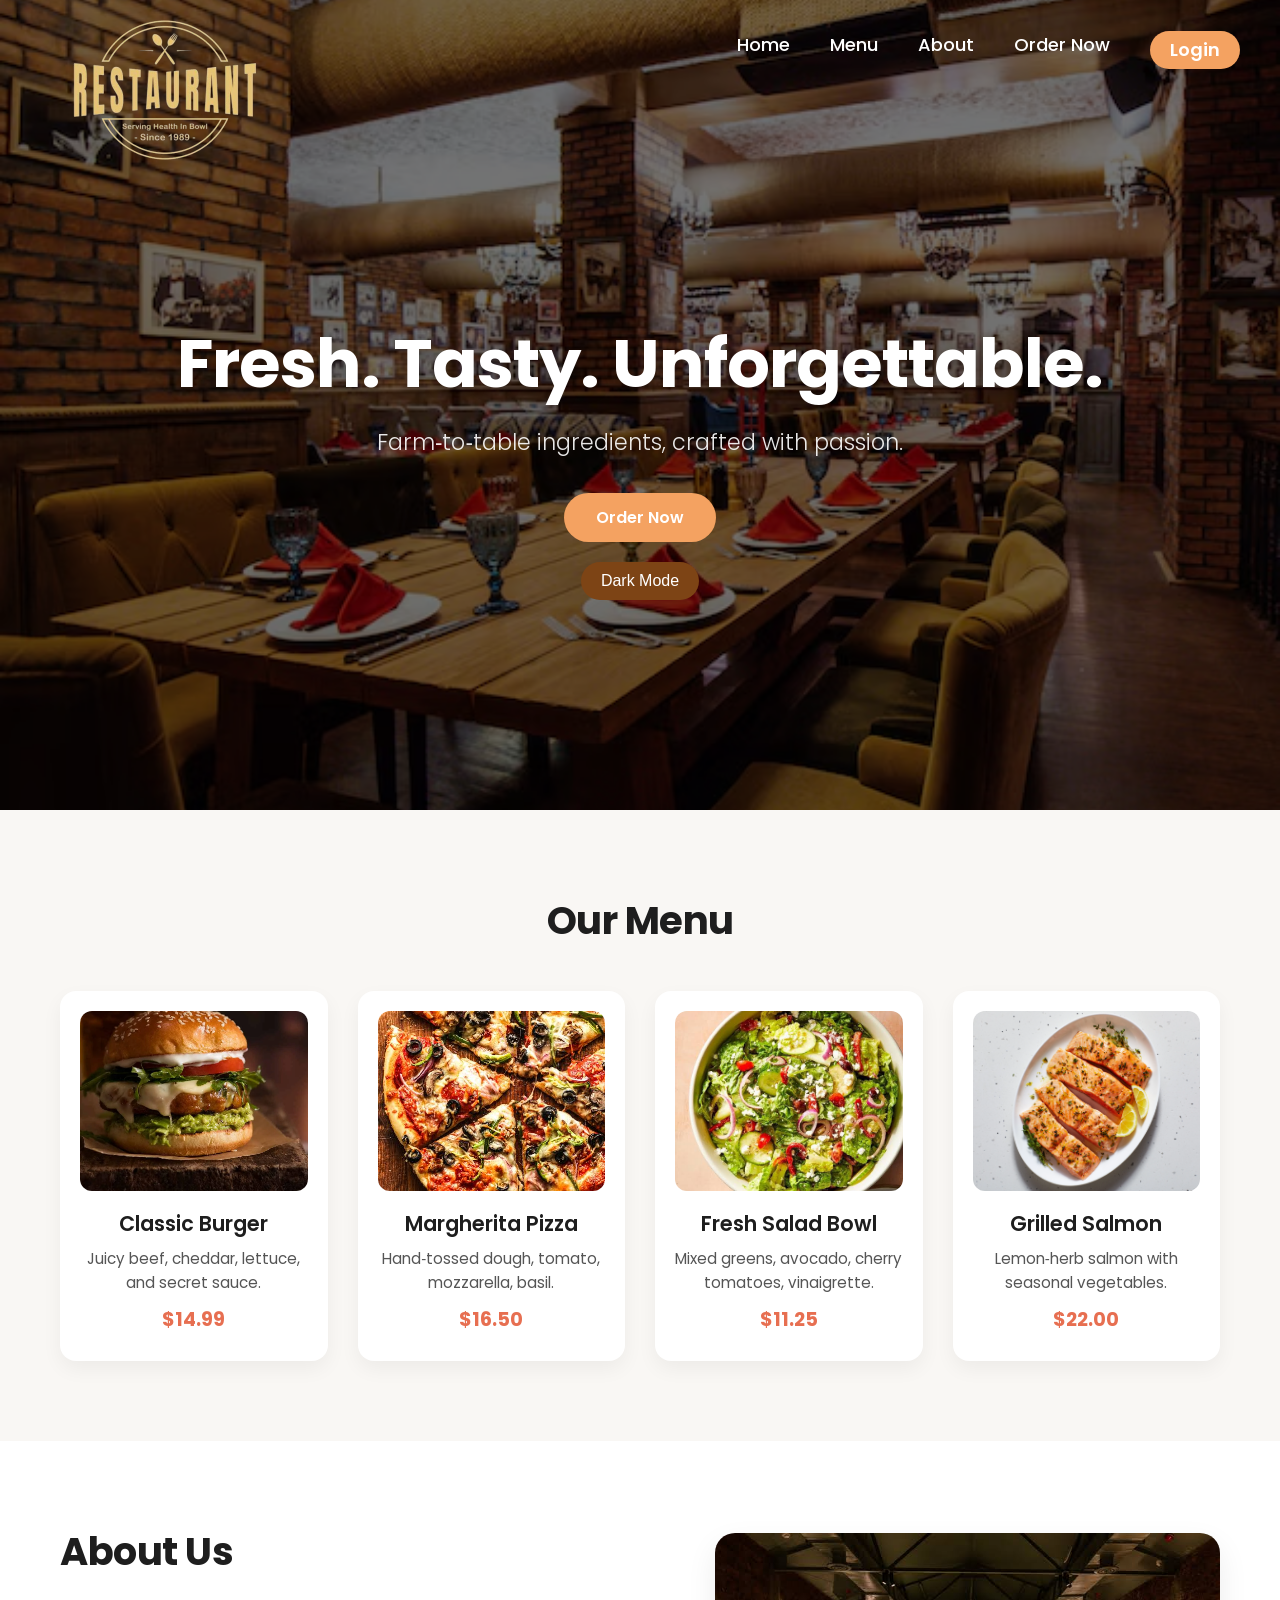
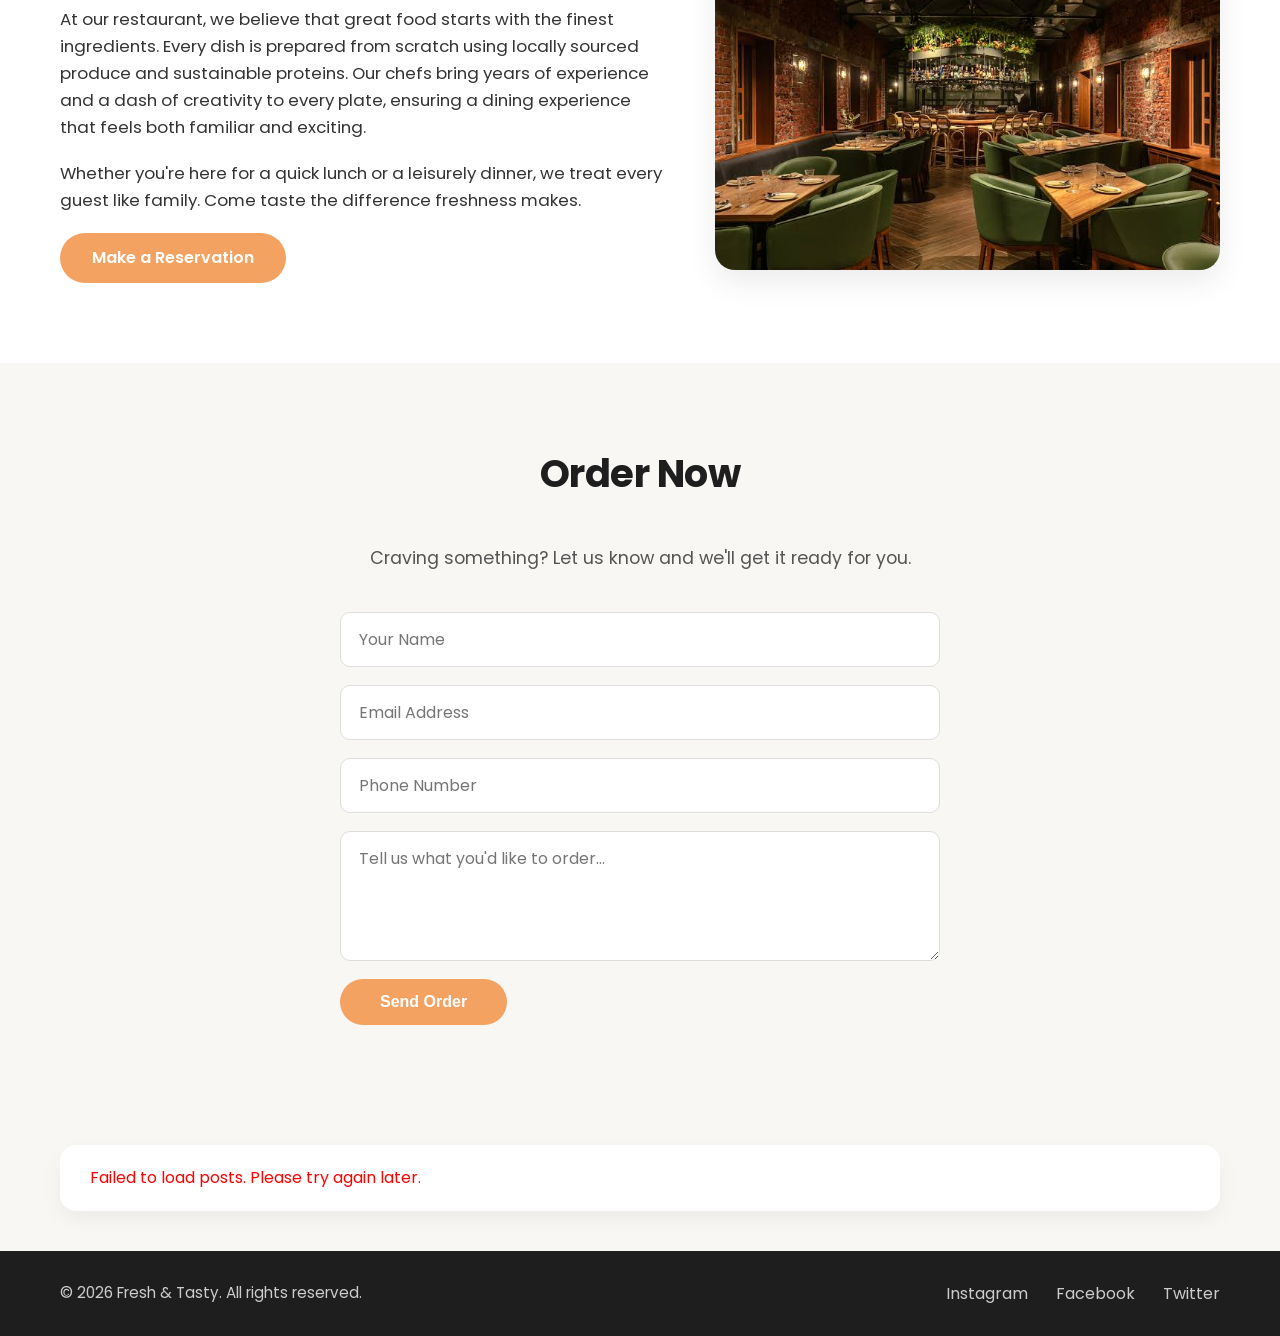
<file: index.html>
<!DOCTYPE html>
<html lang="en">

<head>
  <meta charset="UTF-8" />
  <meta name="viewport" content="width=device-width, initial-scale=1.0" />
  <title>Restaurant</title>
  <link rel="stylesheet" href="style.css" />
  <link href="https://fonts.googleapis.com/css2?family=Poppins:wght@300;400;600;700&display=swap" rel="stylesheet" />
</head>

<body>
  <section class="hero" id="home">
    <div class="nav">
      <div class="logo"></div>
      <div class="buttons">
        <a href="#home">Home</a>
        <a href="#menu">Menu</a>
        <a href="#about">About</a>
        <a href="#order">Order Now</a>
        <a href="login.html" id="login-button">Login</a>
      </div>
    </div>
    <div class="hero-content">
      <h1>Fresh. Tasty. Unforgettable.</h1>
      <p>Farm‑to‑table ingredients, crafted with passion.</p>
      <a href="#order" class="btn-primary">Order Now</a>
      <button class="toggle-btn">Dark Mode</button>
    </div>
  </section>

  <section class="menu" id="menu">
    <div class="container">
      <h2 class="section-title">Our Menu</h2>
      <div class="menu-grid">
        <div class="menu-item">
          <div class="menu-img" style="background-image: url('burger.webp');"></div>
          <h3>Classic Burger</h3>
          <p>Juicy beef, cheddar, lettuce, and secret sauce.</p>
          <span class="price">$14.99</span>
        </div>
        <div class="menu-item">
          <div class="menu-img" style="background-image: url('pizza.jpg');"></div>
          <h3>Margherita Pizza</h3>
          <p>Hand‑tossed dough, tomato, mozzarella, basil.</p>
          <span class="price">$16.50</span>
        </div>
        <div class="menu-item">
          <div class="menu-img" style="background-image: url('salad.jpg');"></div>
          <h3>Fresh Salad Bowl</h3>
          <p>Mixed greens, avocado, cherry tomatoes, vinaigrette.</p>
          <span class="price">$11.25</span>
        </div>
        <div class="menu-item">
          <div class="menu-img" style="background-image: url('salmon.webp');"></div>
          <h3>Grilled Salmon</h3>
          <p>Lemon‑herb salmon with seasonal vegetables.</p>
          <span class="price">$22.00</span>
        </div>
      </div>
    </div>
  </section>

  <section class="about" id="about">
    <div class="container">
      <div class="about-content">
        <h2 class="section-title">About Us</h2>
        <p>
          At our restaurant, we believe that great food starts with the finest ingredients.
          Every dish is prepared from scratch using locally sourced produce and sustainable
          proteins. Our chefs bring years of experience and a dash of creativity to every plate,
          ensuring a dining experience that feels both familiar and exciting.
        </p>
        <p>
          Whether you're here for a quick lunch or a leisurely dinner, we treat every guest
          like family. Come taste the difference freshness makes.
        </p>
        <a href="#order" class="btn-primary">Make a Reservation</a>
      </div>
      <div class="about-image">
        <img src="about.jpg" alt="About Us" />
      </div>
    </div>
  </section>

  <section class="order" id="order">
    <div class="container">
      <h2 class="section-title">Order Now</h2>
      <p class="order-sub">Craving something? Let us know and we'll get it ready for you.</p>
      <form class="order-form" id="order-form">
        <input type="text" id="name" placeholder="Your Name" required />
        <input type="email" placeholder="Email Address" required />
        <input type="text" placeholder="Phone Number" />
        <textarea id="order-details" rows="4" placeholder="Tell us what you'd like to order..."></textarea>
        <button type="submit" class="btn-primary">Send Order</button>
      </form>
    </div>
  </section>

  <section class="posts" id="posts">
    <div class="container">
      <div id="posts-container"></div>
    </div>
  </section>

  <footer>
    <div class="container">
      <p>&copy; 2026 Fresh & Tasty. All rights reserved.</p>
      <div class="socials">
        <a href="#">Instagram</a>
        <a href="#">Facebook</a>
        <a href="#">Twitter</a>
      </div>
    </div>
  </footer>

  <script src="script.js"></script>
</body>

</html>
</file>
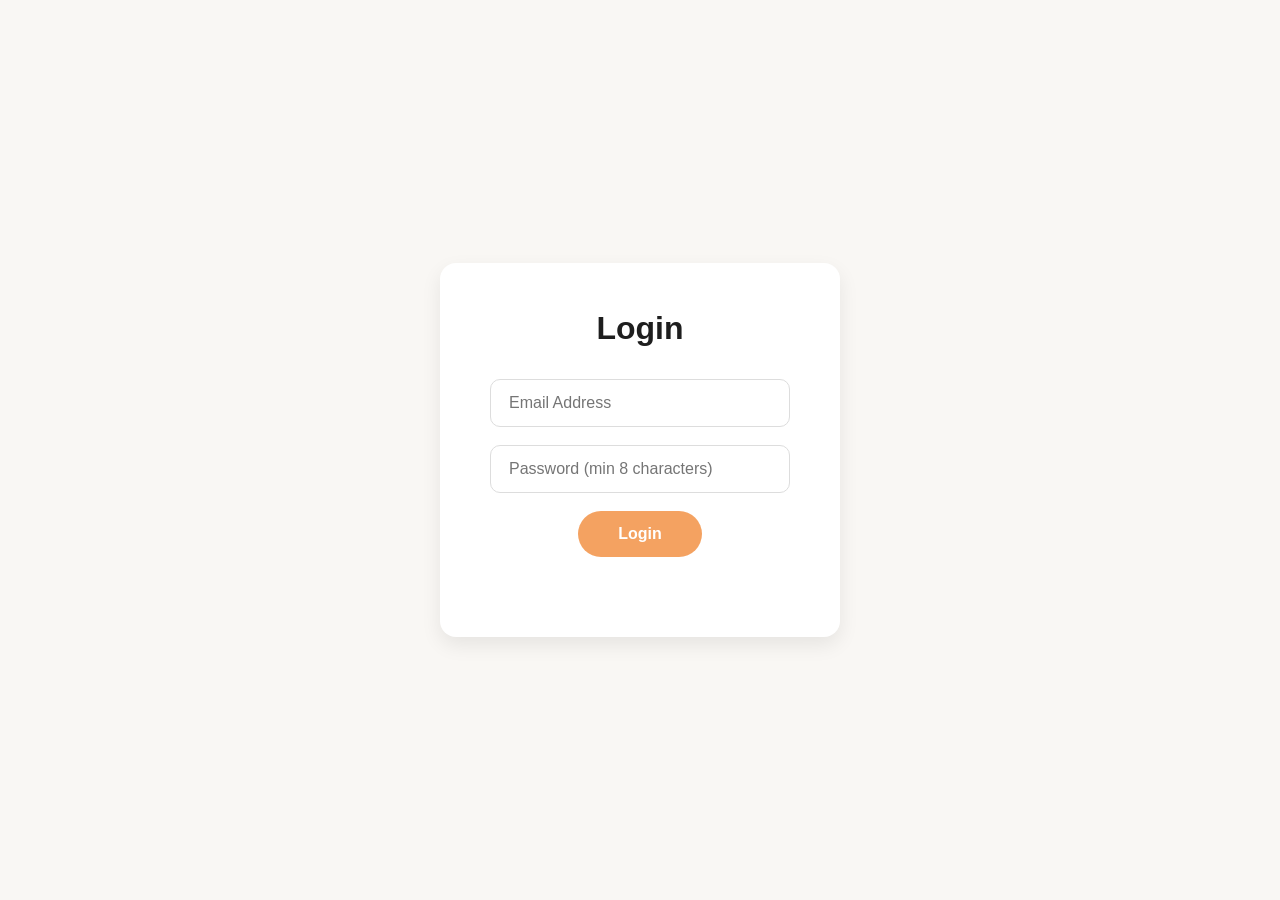
<file: login.html>
<!DOCTYPE html>
<html lang="en">
<head>
  <meta charset="UTF-8" />
  <meta name="viewport" content="width=device-width, initial-scale=1.0" />
  <title>Login</title>
  <link rel="stylesheet" href="style.css" />
</head>
<body class="login-page">
  <div class="login-box">
    <h2>Login</h2>
    <form id="login-form">
      <input type="email" id="login-email" placeholder="Email Address" required />
      <input type="password" id="login-password" placeholder="Password (min 8 characters)" required />
      <button type="submit" class="btn-primary">Login</button>
    </form>
    <div id="login-message"></div>
  </div>
  <script src="login.js"></script>
</body>
</html>
</file>
<file: style.css>
* {
  box-sizing: border-box;
  margin: 0;
  padding: 0;
}

body {
  font-family: 'Poppins', sans-serif;
  line-height: 1.6;
  color: #1e1e1e;
  scroll-behavior: smooth;
  transition: background 0.3s, color 0.3s;
}

.container {
  max-width: 1200px;
  margin: 0 auto;
  padding: 0 20px;
}

.section-title {
  font-size: 2.4rem;
  font-weight: 700;
  text-align: center;
  margin-bottom: 2.5rem;
  letter-spacing: -0.5px;
}

.btn-primary {
  display: inline-block;
  background: #f4a261;
  color: #fff;
  padding: 12px 32px;
  border-radius: 50px;
  text-decoration: none;
  font-weight: 600;
  font-size: 1rem;
  border: none;
  cursor: pointer;
  transition: background 0.3s, transform 0.2s;
}

.btn-primary:hover {
  background: #e76f51;
  transform: translateY(-2px);
}

.hero {
  position: relative;
  height: 90vh;
  background-image: url(heroimg.avif);
  background-size: cover;
  background-position: center;
  display: flex;
  flex-direction: column;
}

.hero::before {
  content: '';
  position: absolute;
  inset: 0;
  background: rgba(0, 0, 0, 0.55);
  z-index: 1;
}

.nav,
.hero-content {
  position: relative;
  z-index: 2;
}

.nav {
  display: flex;
  justify-content: space-between;
  align-items: center;
  padding: 20px 40px;
  height: 100px;
}

.nav .logo {
  height: 250px;
  width: 250px;
  background-image: url(logo.png);
  background-size: contain;
  background-repeat: no-repeat;
  margin-top: 80px;
}

.nav .buttons {
  display: flex;
  gap: 40px;
}

.nav .buttons a {
  text-decoration: none;
  color: #fff;
  font-size: 18px;
  font-weight: 500;
  transition: color 0.2s;
}

.nav .buttons #login-button {
  background: #f4a261;
  color: #fff;
  padding: 5px 20px;
  border-radius: 50px;
  font-weight: 600;
  
}

.nav .buttons a:hover {
  color: #f4a261;
}
.nav .buttons #login-button:hover {
  background: #e76f51;
}

.hero-content {
  flex: 1;
  display: flex;
  flex-direction: column;
  justify-content: center;
  align-items: center;
  text-align: center;
  color: #fff;
  padding: 0 20px;
}

.hero-content h1 {
  font-size: 4.2rem;
  font-weight: 700;
  margin-bottom: 0.5rem;
  letter-spacing: -1px;
  text-shadow: 0 4px 12px rgba(0, 0, 0, 0.3);
}

.hero-content p {
  font-size: 1.4rem;
  font-weight: 300;
  margin-bottom: 2rem;
  opacity: 0.9;
}

.toggle-btn {
  background-color: #7d4415;
  color: #fff;
  border: none;
  margin-top: 20px;
  padding: 10px 20px;
  border-radius: 50px;
  cursor: pointer;
  font-size: 1rem;
  transition: background-color 0.3s, transform 0.2s;
}

.toggle-btn:hover {
  background-color: #603613;
  transform: translateY(-2px);
}

.menu {
  padding: 80px 0;
  background: #f9f7f4;
}

.menu-grid {
  display: grid;
  grid-template-columns: repeat(auto-fit, minmax(240px, 1fr));
  gap: 30px;
}

.menu-item {
  background: #fff;
  border-radius: 16px;
  padding: 20px 20px 25px;
  box-shadow: 0 8px 20px rgba(0, 0, 0, 0.05);
  text-align: center;
  transition: transform 0.25s, box-shadow 0.25s;
}

.menu-item:hover {
  transform: translateY(-6px);
  box-shadow: 0 14px 28px rgba(0, 0, 0, 0.08);
}

.menu-img {
  height: 180px;
  background-size: cover;
  background-position: center;
  border-radius: 12px;
  margin-bottom: 16px;
}

.menu-item h3 {
  font-size: 1.3rem;
  font-weight: 600;
  margin-bottom: 6px;
}

.menu-item p {
  font-size: 0.95rem;
  color: #555;
  margin-bottom: 10px;
}

.menu-item .price {
  font-weight: 700;
  color: #e76f51;
  font-size: 1.2rem;
}

.about {
  padding: 80px 0;
  background: #fff;
}

.about .container {
  display: flex;
  gap: 50px;
  align-items: center;
  flex-wrap: wrap;
}

.about-content {
  flex: 1 1 400px;
}

.about-content .section-title {
  text-align: left;
  margin-bottom: 1.5rem;
}

.about-content p {
  font-size: 1.05rem;
  color: #333;
  margin-bottom: 1.2rem;
}

.about-image {
  flex: 1 1 300px;
  min-height: 280px;
}

.about-image img {
  width: 100%;
  height: 100%;
  min-height: 280px;
  object-fit: cover;
  border-radius: 20px;
  box-shadow: 0 12px 30px rgba(0, 0, 0, 0.08);
  display: block;
}

.order {
  padding: 80px 0;
  background: #f9f7f4;
}

.order-sub {
  text-align: center;
  font-size: 1.1rem;
  color: #555;
  margin-bottom: 2.5rem;
}

.order-form {
  max-width: 600px;
  margin: 0 auto;
  display: flex;
  flex-direction: column;
  gap: 18px;
}

.order-form input,
.order-form textarea {
  padding: 14px 18px;
  border: 1px solid #ddd;
  border-radius: 10px;
  font-family: inherit;
  font-size: 1rem;
  transition: border-color 0.2s;
}

.order-form input:focus,
.order-form textarea:focus {
  outline: none;
  border-color: #f4a261;
  box-shadow: 0 0 0 3px rgba(244, 162, 97, 0.15);
}

.order-form button {
  align-self: flex-start;
  padding: 14px 40px;
}

footer {
  background: #1e1e1e;
  color: #ccc;
  padding: 30px 0;
}

footer .container {
  display: flex;
  justify-content: space-between;
  align-items: center;
  flex-wrap: wrap;
  gap: 20px;
}

footer p {
  font-size: 0.95rem;
}

footer .socials a {
  color: #ccc;
  text-decoration: none;
  margin-left: 24px;
  font-weight: 400;
  transition: color 0.2s;
}

footer .socials a:hover {
  color: #f4a261;
}

body.dark-mode {
  background: #1a1a1a;
  color: #f0f0f0;
}
body.dark-mode .menu {
  background: #2a2a2a;
}
body.dark-mode .menu-item {
  background: #333;
  color: #eee;
}
body.dark-mode .menu-item p {
  color: #ccc;
}
body.dark-mode .about {
  background: #222;
}
body.dark-mode .order {
  background: #2a2a2a;
}
body.dark-mode .order-form input,
body.dark-mode .order-form textarea {
  background: #444;
  color: #fff;
  border-color: #666;
}
body.dark-mode .order-form input:focus,
body.dark-mode .order-form textarea:focus {
  border-color: #f4a261;
}
body.dark-mode .section-title {
  color: #f4a261;
}
body.dark-mode .about-content p {
  color: #ccc;
}
body.dark-mode footer {
  background: #111;
}
body.dark-mode .hero::before {
  background: rgba(0, 0, 0, 0.75);
}

.confirmation-message {
  background: #4caf50;
  color: white;
  padding: 15px 20px;
  border-radius: 10px;
  margin-top: 20px;
  text-align: center;
  font-weight: 600;
}

@media (max-width: 992px) {
  .section-title {
    font-size: 2rem;
  }
  .hero-content h1 {
    font-size: 3.5rem;
  }
  .nav .buttons {
    gap: 25px;
  }
  .nav .buttons a {
    font-size: 16px;
  }
}

@media (max-width: 768px) {
  .nav {
    flex-wrap: wrap;
    height: auto;
    padding: 15px 20px;
  }
  .nav .logo {
    height: 120px;
    width: 120px;
    margin-top: 0;
  }
  .nav .buttons {
    flex-direction: column;
    align-items: center;
    gap: 15px;
    width: 100%;
    margin-top: 10px;
  }
  .hero-content h1 {
    font-size: 2.8rem;
  }
  .hero-content p {
    font-size: 1.1rem;
  }
  .menu-grid {
    grid-template-columns: repeat(auto-fit, minmax(200px, 1fr));
  }
  .about .container {
    flex-direction: column;
  }
  .about-content .section-title {
    text-align: center;
  }
  .about-image {
    width: 100%;
    min-height: auto;
  }
  .about-image img {
    min-height: 200px;
  }
  .order-form button {
    align-self: center;
  }
  footer .container {
    flex-direction: column;
    text-align: center;
  }
  footer .socials a {
    margin: 0 12px;
  }
}

@media (max-width: 480px) {
  .hero {
    height: 80vh;
  }
  .hero-content h1 {
    font-size: 2.2rem;
  }
  .hero-content p {
    font-size: 1rem;
  }
  .section-title {
    font-size: 1.8rem;
  }
  .menu-grid {
    grid-template-columns: 1fr;
  }
  .nav .logo {
    height: 90px;
    width: 90px;
  }
  .btn-primary {
    padding: 10px 24px;
    font-size: 0.9rem;
  }
  .order-form input,
  .order-form textarea {
    font-size: 0.95rem;
    padding: 12px 14px;
  }
  .about-content p {
    font-size: 0.95rem;
  }
}

.posts{
  padding: 40px 0;
  background: #f9f7f4;
}

#posts-container {
  background: #fff;
  border-radius: 16px;
  padding: 20px 30px;
  box-shadow: 0 8px 20px rgba(0,0,0,0.05);
}

#posts-container h3 {
  font-size: 1.5rem;
  font-weight: 600;
  color: #1e1e1e;
  margin-bottom: 1rem;
  border-bottom: 2px solid #f4a261;
  padding-bottom: 0.5rem;
}

#posts-container ul {
  list-style: none;
  padding: 0;
}

#posts-container li {
  padding: 12px 0;
  border-bottom: 1px solid #eee;
}

#posts-container li:last-child {
  border-bottom: none;
}

#posts-container li strong {
  display: block;
  font-size: 1.1rem;
  color: #1e1e1e;
}

#posts-container li small {
  display: block;
  color: #666;
  font-size: 0.9rem;
  margin-top: 4px;
}

body.dark-mode .posts{
  background: #2a2a2a;
}

body.dark-mode #posts-container {
  color: #ccc;  
  background: #444;
}
body.dark-mode #posts-container li {
  border-bottom: 1px solid #444;
}

body.dark-mode #posts-container h3 {
  color: #f4a261;
}

body.dark-mode #posts-container li small{
  color: #ccc;
}

.login {
  padding: 80px 0;
  background: #fff;
}

.login-form {
  max-width: 400px;
  margin: 0 auto;
  display: flex;
  flex-direction: column;
  gap: 18px;
}

.login-form input {
  padding: 14px 18px;
  border: 1px solid #ddd;
  border-radius: 10px;
  font-family: inherit;
  font-size: 1rem;
}

.login-form input:focus {
  outline: none;
  border-color: #f4a261;
  box-shadow: 0 0 0 3px rgba(244, 162, 97, 0.15);
}

.login-form button {
  align-self: center;
  padding: 14px 40px;
}

#login-message {
  text-align: center;
  margin-top: 20px;
  font-weight: 600;
  padding: 10px;
  border-radius: 8px;
}

#login-message.success {
  background: #4caf50;
  color: white;
}

#login-message.error {
  background: #f44336;
  color: white;
}

body.dark-mode .login{
  background: #2a2a2a;
}
body.dark-mode .login-form input {
  background: #444;
  color: #fff;
  border-color: #666;
}
body.dark-mode .login-form input:focus {
  border-color: #f4a261;
}

.login-page {
  display: flex;
  justify-content: center;
  align-items: center;
  min-height: 100vh;
  background: #f9f7f4;
}

.login-box {
  background: #fff;
  padding: 40px 50px;
  border-radius: 16px;
  box-shadow: 0 8px 20px rgba(0,0,0,0.08);
  width: 100%;
  max-width: 400px;
  text-align: center;
}

.login-box h2 {
  margin-bottom: 25px;
  font-size: 2rem;
  color: #1e1e1e;
}

#login-form {
  display: flex;
  flex-direction: column;
  gap: 18px;
}

#login-form input {
  padding: 14px 18px;
  border: 1px solid #ddd;
  border-radius: 10px;
  font-family: inherit;
  font-size: 1rem;
}

#login-form input:focus {
  outline: none;
  border-color: #f4a261;
  box-shadow: 0 0 0 3px rgba(244, 162, 97, 0.15);
}

#login-form button {
  padding: 14px 40px;
  align-self: center;
}

#login-message {
  margin-top: 20px;
  font-weight: 600;
  padding: 10px;
  border-radius: 8px;
}

#login-message.success {
  background: #4caf50;
  color: white;
}

#login-message.error {
  background: #f44336;
  color: white;
}
</file>
